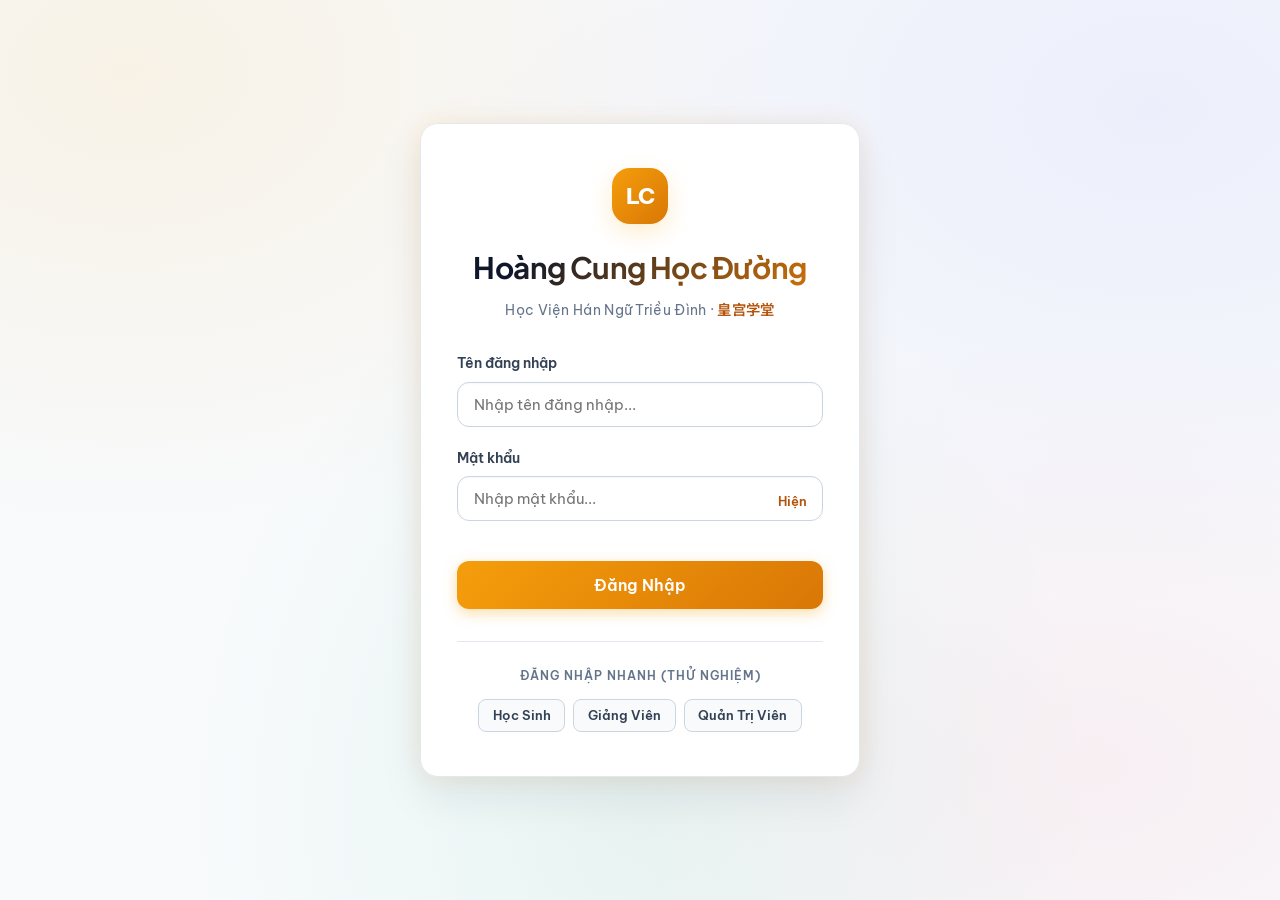
<file: frontend/index.html>
<!DOCTYPE html>
<html lang="vi">
<head>
    <meta charset="UTF-8">
    <meta name="viewport" content="width=device-width, initial-scale=1.0, maximum-scale=1.0, user-scalable=no, viewport-fit=cover">
    <title>Tiến Cung - Hoàng Cung Học Đường (Tiếng Trung)</title>
    <link rel="stylesheet" href="css/style.css">
    <style>
        .login-wrapper {
            min-height: 100vh;
            display: flex;
            align-items: center;
            justify-content: center;
            padding: 1.5rem;
            position: relative;
        }

        .login-card {
            width: 100%;
            max-width: 440px;
            padding: 2.75rem 2.25rem;
            text-align: center;
            background: #FFFFFF;
            border: 1px solid var(--border-color);
            box-shadow: 0 20px 45px rgba(15, 23, 42, 0.08), 0 0 25px rgba(245, 158, 11, 0.12);
            border-radius: var(--radius-lg);
            position: relative;
        }

        .login-logo {
            font-size: 3.5rem;
            margin-bottom: 0.85rem;
            filter: drop-shadow(0 4px 12px rgba(245, 158, 11, 0.35));
            animation: pulseGlow 3s infinite alternate;
        }

        @keyframes pulseGlow {
            0% { transform: scale(1); filter: drop-shadow(0 2px 8px rgba(245, 158, 11, 0.25)); }
            100% { transform: scale(1.05); filter: drop-shadow(0 6px 18px rgba(245, 158, 11, 0.45)); }
        }

        .login-card h1 {
            font-size: 1.85rem;
            margin-bottom: 0.35rem;
            background: linear-gradient(135deg, #0F172A 20%, #D97706 100%);
            -webkit-background-clip: text;
            -webkit-text-fill-color: transparent;
        }

        .login-subtitle {
            font-size: 0.9rem;
            color: var(--text-muted);
            margin-bottom: 1.85rem;
            letter-spacing: 0.3px;
        }

        .login-subtitle span {
            color: var(--gold-light);
            font-weight: 600;
        }

        .error-message {
            color: #DC2626;
            background: #FEF2F2;
            border: 1px solid #FECACA;
            padding: 0.75rem 1rem;
            border-radius: var(--radius-md);
            margin-bottom: 1.5rem;
            display: none;
            font-size: 0.88rem;
            text-align: left;
            font-weight: 500;
        }

        .password-container {
            position: relative;
        }

        .toggle-password {
            position: absolute;
            right: 12px;
            top: 50%;
            transform: translateY(-50%);
            background: none;
            border: none;
            color: var(--text-muted);
            cursor: pointer;
            font-size: 1.15rem;
            padding: 4px;
        }

        .demo-accounts {
            margin-top: 2rem;
            padding-top: 1.5rem;
            border-top: 1px solid var(--border-color);
        }

        .demo-title {
            font-size: 0.78rem;
            color: var(--text-muted);
            text-transform: uppercase;
            letter-spacing: 1px;
            margin-bottom: 0.85rem;
            font-weight: 600;
        }

        .demo-badges {
            display: flex;
            gap: 0.5rem;
            justify-content: center;
            flex-wrap: wrap;
        }

        .demo-btn {
            background: #F8FAFC;
            border: 1px solid #CBD5E1;
            color: #334155;
            padding: 0.45rem 0.85rem;
            border-radius: var(--radius-sm);
            font-size: 0.82rem;
            font-weight: 600;
            cursor: pointer;
            transition: all 0.2s;
            display: flex;
            align-items: center;
            gap: 0.4rem;
        }

        .demo-btn:hover {
            background: #FFFBEB;
            border-color: #FCD34D;
            color: #92400E;
            transform: translateY(-1px);
            box-shadow: 0 2px 6px rgba(245, 158, 11, 0.15);
        }

        @media (max-width: 480px) {
            .login-wrapper {
                padding: 1rem 0.75rem;
            }
            .login-card {
                padding: 2rem 1.15rem;
            }
            .login-card h1 {
                font-size: 1.45rem;
            }
            .demo-btn {
                flex: 1 1 calc(50% - 0.5rem);
                justify-content: center;
                font-size: 0.78rem;
                padding: 0.45rem 0.4rem;
            }
        }

        @media (max-width: 360px) {
            .demo-btn {
                flex: 1 1 100%;
            }
        }
    </style>
</head>
<body>

    <div class="login-wrapper">
        <div class="glass-panel login-card animate-fade-in">
            <div class="login-logo-badge">LC</div>
            <h1>Hoàng Cung Học Đường</h1>
            <p class="login-subtitle">Học Viện Hán Ngữ Triều Đình · <span class="hanzi">皇宫学堂</span></p>

            <div id="errorMsg" class="error-message"></div>

            <form id="loginForm">
                <div class="input-group">
                    <label for="username">Tên đăng nhập</label>
                    <input type="text" id="username" placeholder="Nhập tên đăng nhập..." required autocomplete="username">
                </div>

                <div class="input-group">
                    <label for="password">Mật khẩu</label>
                    <div class="password-container">
                        <input type="password" id="password" placeholder="Nhập mật khẩu..." required autocomplete="current-password">
                        <button type="button" class="toggle-password" onclick="togglePasswordVisibility()" title="Ẩn/Hiện mật khẩu">
                            <span id="togglePassIcon" style="font-size: 0.82rem; font-weight: 600; color: var(--gold-light);">Hiện</span>
                        </button>
                    </div>
                </div>

                <button type="submit" class="btn btn-primary btn-block" style="padding: 0.85rem; font-size: 1rem; margin-top: 1.25rem;">
                    <span>Đăng Nhập</span>
                </button>
            </form>

            <div class="demo-accounts">
                <div class="demo-title">Đăng Nhập Nhanh (Thử Nghiệm)</div>
                <div class="demo-badges">
                    <button class="demo-btn" onclick="quickLogin('student01', 'student123')">
                        Học Sinh
                    </button>
                    <button class="demo-btn" onclick="quickLogin('teacher01', 'teacher123')">
                        Giảng Viên
                    </button>
                    <button class="demo-btn" onclick="quickLogin('admin', 'admin123')">
                        Quản Trị Viên
                    </button>
                </div>
            </div>
        </div>
    </div>

    <script src="config.js"></script>
    <script src="js/api.js"></script>
    <script src="js/auth.js"></script>
</body>
</html>
</file>
<file: frontend/css/style.css>
@import url('https://fonts.googleapis.com/css2?family=Be+Vietnam+Pro:ital,wght@0,300;0,400;0,500;0,600;0,700;0,800;1,400&family=Plus+Jakarta+Sans:wght@500;600;700;800&family=Noto+Sans+SC:wght@500;600;700&display=swap');

:root {
    /* Youthful, Bright Imperial Education Palette */
    --bg-main: #F8FAFC;
    --bg-secondary: #FFFFFF;
    --bg-card: #FFFFFF;
    --bg-card-hover: #FFFFFF;
    --bg-glass: rgba(255, 255, 255, 0.94);
    --bg-glass-light: rgba(255, 255, 255, 0.8);

    --gold-primary: #D97706;  /* Warm imperial amber-gold */
    --gold-bright: #F59E0B;   /* Cheerful bright gold */
    --gold-light: #B45309;    /* High-contrast amber for text */
    --gold-subtle: #FEF3C7;   /* Soft golden background */
    --gold-glow: rgba(245, 158, 11, 0.22);
    
    --crimson: #E11D48;
    --crimson-subtle: #FFE4E6;
    --jade: #059669;
    --jade-subtle: #D1FAE5;
    --amber: #D97706;
    --blue: #2563EB;
    --blue-subtle: #DBEAFE;
    --purple: #7C3AED;
    --purple-subtle: #EDE9FE;

    --text-primary: #0F172A;   /* Crisp slate for readability */
    --text-secondary: #334155;
    --text-muted: #64748B;
    --text-gold: #92400E;

    --border-color: #E2E8F0;
    --border-gold: rgba(245, 158, 11, 0.35);
    --border-subtle: #F1F5F9;

    --radius-sm: 8px;
    --radius-md: 12px;
    --radius-lg: 18px;
    --radius-full: 9999px;

    --shadow-sm: 0 1px 3px rgba(15, 23, 42, 0.05), 0 1px 2px rgba(15, 23, 42, 0.03);
    --shadow-md: 0 10px 25px -5px rgba(15, 23, 42, 0.06), 0 8px 10px -6px rgba(15, 23, 42, 0.04);
    --shadow-gold: 0 8px 25px rgba(245, 158, 11, 0.2);

    --sidebar-width: 270px;
    --topbar-height: 70px;
    --mobile-nav-height: 58px;
    --safe-bottom: env(safe-area-inset-bottom, 0px);
    --safe-top: env(safe-area-inset-top, 0px);
    --safe-left: env(safe-area-inset-left, 0px);
    --safe-right: env(safe-area-inset-right, 0px);
}

/* Base Reset & Typography */
* {
    margin: 0;
    padding: 0;
    box-sizing: border-box;
    -webkit-tap-highlight-color: transparent;
}

html, body {
    width: 100%;
    min-height: 100vh;
    font-family: 'Be Vietnam Pro', -apple-system, BlinkMacSystemFont, "Segoe UI", Roboto, sans-serif;
    background-color: var(--bg-main);
    color: var(--text-primary);
    line-height: 1.6;
    background-image: 
        radial-gradient(ellipse at 10% 8%, rgba(245, 158, 11, 0.09) 0%, transparent 40%),
        radial-gradient(ellipse at 90% 12%, rgba(99, 102, 241, 0.08) 0%, transparent 45%),
        radial-gradient(ellipse at 50% 90%, rgba(16, 185, 129, 0.07) 0%, transparent 50%),
        radial-gradient(ellipse at 85% 85%, rgba(244, 63, 94, 0.06) 0%, transparent 40%);
    background-attachment: fixed;
    overflow-x: hidden;
}

h1, h2, h3, h4, h5, h6, .royal-title {
    font-family: 'Plus Jakarta Sans', 'Be Vietnam Pro', sans-serif;
    font-weight: 700;
    letter-spacing: -0.02em;
    color: #1E293B;
}

.hanzi {
    font-family: 'Noto Sans SC', sans-serif;
    font-weight: 600;
    color: var(--gold-light);
}

a {
    color: inherit;
    text-decoration: none;
}

button, input, select, textarea {
    font-family: inherit;
}

/* Glass & Card Panels */
.glass-panel {
    background: var(--bg-card);
    backdrop-filter: blur(12px);
    -webkit-backdrop-filter: blur(12px);
    border: 1px solid var(--border-color);
    box-shadow: var(--shadow-md);
    border-radius: var(--radius-lg);
    padding: 1.5rem;
    position: relative;
    overflow: hidden;
    transition: transform 0.25s ease, border-color 0.25s ease, box-shadow 0.25s ease;
    width: 100%;
    max-width: 100%;
    min-width: 0;
    box-sizing: border-box;
}

.glass-panel:hover {
    border-color: rgba(245, 158, 11, 0.4);
    box-shadow: 0 15px 35px -5px rgba(15, 23, 42, 0.08);
}

/* App Container Layout */
.app-container {
    display: flex;
    min-height: 100vh;
    width: 100%;
    max-width: 100vw;
    overflow-x: hidden;
    position: relative;
}

/* Desktop Sidebar */
.sidebar {
    width: var(--sidebar-width);
    background: rgba(255, 255, 255, 0.96);
    backdrop-filter: blur(18px);
    -webkit-backdrop-filter: blur(18px);
    border-right: 1px solid var(--border-color);
    display: flex;
    flex-direction: column;
    position: fixed;
    top: 0;
    bottom: 0;
    left: 0;
    z-index: 100;
    transition: transform 0.3s cubic-bezier(0.4, 0, 0.2, 1);
    box-shadow: 4px 0 20px rgba(0, 0, 0, 0.02);
}

.sidebar-header {
    padding: 1.75rem 1.5rem;
    display: flex;
    align-items: center;
    gap: 1rem;
    border-bottom: 1px solid var(--border-color);
    background: linear-gradient(180deg, #FFFBEB 0%, rgba(255, 255, 255, 0.8) 100%);
    position: relative;
}

.sidebar-close-btn {
    display: none;
    margin-left: auto;
    background: #FFFFFF;
    border: 1px solid var(--border-color);
    border-radius: var(--radius-sm);
    width: 32px;
    height: 32px;
    font-size: 1.25rem;
    color: var(--text-muted);
    cursor: pointer;
    line-height: 1;
    align-items: center;
    justify-content: center;
    transition: all 0.2s;
    flex-shrink: 0;
}

.sidebar-close-btn:hover {
    color: var(--crimson);
    border-color: #FECACA;
    background: #FEF2F2;
}

.sidebar-logo-badge {
    width: 36px;
    height: 36px;
    border-radius: var(--radius-md);
    background: linear-gradient(135deg, #F59E0B 0%, #D97706 100%);
    color: #FFFFFF;
    font-weight: 800;
    font-size: 0.95rem;
    display: flex;
    align-items: center;
    justify-content: center;
    letter-spacing: -0.5px;
    box-shadow: 0 4px 12px rgba(245, 158, 11, 0.25);
    flex-shrink: 0;
}

.sidebar-logo-icon {
    display: none;
}

.sidebar-brand h2 {
    font-size: 1.2rem;
    line-height: 1.2;
    background: linear-gradient(135deg, #0F172A 20%, #D97706 100%);
    -webkit-background-clip: text;
    -webkit-text-fill-color: transparent;
}

.sidebar-brand span {
    font-size: 0.76rem;
    color: var(--text-muted);
    letter-spacing: 0.8px;
    font-weight: 600;
    text-transform: uppercase;
}

.sidebar-nav {
    flex: 1;
    padding: 1.25rem 0.85rem;
    display: flex;
    flex-direction: column;
    gap: 0.35rem;
    overflow-y: auto;
}

.nav-item {
    display: flex;
    align-items: center;
    padding: 0.8rem 1.1rem;
    color: var(--text-secondary);
    border-radius: var(--radius-md);
    font-weight: 500;
    font-size: 0.93rem;
    transition: all 0.2s ease;
    border: 1px solid transparent;
}

.nav-item .nav-icon {
    display: none;
}

.nav-item:hover {
    background: #FFFBEB;
    color: var(--gold-light);
    border-color: #FDE68A;
    transform: translateX(3px);
}

.nav-item.active {
    background: linear-gradient(90deg, #FEF3C7 0%, #FFFBEB 100%);
    color: #92400E;
    border-color: #FCD34D;
    box-shadow: 0 2px 10px rgba(245, 158, 11, 0.15);
    font-weight: 600;
}

.sidebar-footer {
    padding: 1.2rem;
    border-top: 1px solid var(--border-color);
}

/* Main Content Area */
.main-content {
    flex: 1 1 0%;
    margin-left: var(--sidebar-width);
    padding: 1.75rem 2.25rem 5rem 2.25rem;
    min-height: 100vh;
    max-width: calc(100vw - var(--sidebar-width));
    width: 100%;
    min-width: 0;
    box-sizing: border-box;
    overflow-x: hidden;
}

/* Topbar */
.topbar {
    display: flex;
    justify-content: space-between;
    align-items: center;
    padding-bottom: 1.5rem;
    margin-bottom: 2rem;
    border-bottom: 1px solid var(--border-color);
}

.topbar-left {
    display: flex;
    align-items: center;
    gap: 1rem;
}

.menu-toggle {
    display: none;
    background: #FFFFFF;
    border: 1px solid var(--border-color);
    color: var(--text-primary);
    padding: 0.45rem 0.85rem;
    height: 38px;
    border-radius: var(--radius-md);
    cursor: pointer;
    font-size: 0.85rem;
    font-weight: 600;
    align-items: center;
    justify-content: center;
    box-shadow: var(--shadow-sm);
}

.topbar-title h1 {
    font-size: 1.65rem;
    display: flex;
    align-items: center;
    gap: 0.6rem;
    color: #0F172A;
}

.topbar-title p {
    font-size: 0.88rem;
    color: var(--text-muted);
}

.topbar-right {
    display: flex;
    align-items: center;
    gap: 1.2rem;
}

/* Notifications Button */
.notif-btn {
    position: relative;
    background: #FFFFFF;
    border: 1px solid var(--border-color);
    width: 42px;
    height: 42px;
    border-radius: 50%;
    color: #334155;
    cursor: pointer;
    display: flex;
    align-items: center;
    justify-content: center;
    font-size: 1.2rem;
    transition: all 0.2s;
    box-shadow: var(--shadow-sm);
}

.notif-btn:hover {
    background: #FFFBEB;
    border-color: #F59E0B;
    color: var(--gold-primary);
}

.notif-badge {
    position: absolute;
    top: -2px;
    right: -2px;
    background: var(--crimson);
    color: #fff;
    font-size: 0.65rem;
    font-weight: 700;
    min-width: 18px;
    height: 18px;
    border-radius: 9px;
    display: flex;
    align-items: center;
    justify-content: center;
    padding: 0 4px;
    box-shadow: 0 2px 6px rgba(225, 29, 72, 0.4);
}

/* User Profile Badge in Topbar */
.user-profile {
    display: flex;
    align-items: center;
    gap: 0.85rem;
    background: #FFFFFF;
    padding: 0.45rem 0.95rem;
    border-radius: var(--radius-full);
    border: 1px solid var(--border-color);
    box-shadow: var(--shadow-sm);
}

.user-avatar {
    width: 38px;
    height: 38px;
    border-radius: 50%;
    background: linear-gradient(135deg, #F59E0B, #D97706);
    display: flex;
    align-items: center;
    justify-content: center;
    font-size: 1.15rem;
    color: #FFFFFF;
    font-weight: 700;
    box-shadow: 0 2px 8px rgba(245, 158, 11, 0.35);
}

.user-meta {
    text-align: right;
}

.user-meta .name {
    font-size: 0.9rem;
    font-weight: 600;
    color: var(--text-primary);
}

.user-meta .role {
    font-size: 0.74rem;
    color: var(--gold-light);
    font-weight: 600;
    text-transform: uppercase;
    letter-spacing: 0.5px;
}

/* Stat Cards Grid */
.grid-cards {
    display: grid;
    grid-template-columns: repeat(auto-fit, minmax(220px, 1fr));
    gap: 1.25rem;
    margin-bottom: 2rem;
}

.stat-card {
    display: flex;
    flex-direction: column;
    justify-content: center;
    padding: 1.35rem;
    background: #FFFFFF;
    border: 1px solid var(--border-color);
    border-radius: var(--radius-lg);
    gap: 0.4rem;
}

.stat-icon {
    display: none !important;
}

.stat-info {
    flex: 1;
}

.stat-label {
    font-size: 0.8rem;
    color: var(--text-muted);
    text-transform: uppercase;
    letter-spacing: 0.8px;
    font-weight: 600;
    margin-bottom: 0.25rem;
}

.stat-value {
    font-size: 2rem;
    font-family: 'Plus Jakarta Sans', 'Be Vietnam Pro', sans-serif;
    font-weight: 700;
    color: #0F172A;
    line-height: 1.1;
}

/* Rank Badge & Crown */
.rank-badge {
    display: inline-flex;
    align-items: center;
    gap: 0.45rem;
    padding: 0.3rem 0.85rem;
    border-radius: var(--radius-full);
    font-size: 0.85rem;
    font-weight: 600;
    background: #FFFBEB;
    border: 1px solid #FCD34D;
    color: #92400E;
    box-shadow: 0 1px 3px rgba(245, 158, 11, 0.1);
}

.rank-badge.sm {
    padding: 0.2rem 0.65rem;
    font-size: 0.78rem;
}

/* Buttons */
.btn {
    display: inline-flex;
    align-items: center;
    justify-content: center;
    gap: 0.5rem;
    padding: 0.7rem 1.4rem;
    font-size: 0.92rem;
    font-weight: 600;
    border-radius: var(--radius-md);
    border: none;
    cursor: pointer;
    transition: all 0.2s ease;
    text-decoration: none;
    letter-spacing: 0.2px;
}

.btn:active {
    transform: scale(0.97);
}

.btn-primary {
    background: linear-gradient(135deg, #F59E0B 0%, #D97706 100%);
    color: #FFFFFF;
    box-shadow: 0 4px 14px rgba(245, 158, 11, 0.35);
}

.btn-primary:hover {
    background: linear-gradient(135deg, #FBBF24 0%, #F59E0B 100%);
    box-shadow: 0 6px 18px rgba(245, 158, 11, 0.45);
    transform: translateY(-2px);
}

.btn-secondary {
    background: #FFFFFF;
    border: 1px solid #CBD5E1;
    color: #334155;
    box-shadow: var(--shadow-sm);
}

.btn-secondary:hover {
    background: #F8FAFC;
    border-color: #94A3B8;
    color: #0F172A;
}

.btn-danger {
    background: linear-gradient(135deg, #F43F5E 0%, #E11D48 100%);
    color: #FFF;
    box-shadow: 0 4px 14px rgba(225, 29, 72, 0.3);
}

.btn-danger:hover {
    background: linear-gradient(135deg, #FB7185 0%, #F43F5E 100%);
}

.btn-success {
    background: linear-gradient(135deg, #10B981 0%, #059669 100%);
    color: #FFF;
    box-shadow: 0 4px 14px rgba(16, 185, 129, 0.3);
}

.btn-sm {
    padding: 0.4rem 0.85rem;
    font-size: 0.82rem;
    border-radius: var(--radius-sm);
}

.btn-block {
    width: 100%;
}

/* Inputs & Form Elements */
.input-group {
    margin-bottom: 1.25rem;
    text-align: left;
}

.input-group label {
    display: block;
    margin-bottom: 0.45rem;
    font-size: 0.88rem;
    font-weight: 600;
    color: #334155;
}

input[type="text"],
input[type="password"],
input[type="number"],
input[type="date"],
input[type="datetime-local"],
select,
textarea {
    width: 100%;
    padding: 0.75rem 1rem;
    background: #FFFFFF;
    border: 1px solid #CBD5E1;
    border-radius: var(--radius-md);
    color: var(--text-primary);
    font-size: 0.95rem;
    outline: none;
    transition: all 0.25s ease;
    box-shadow: inset 0 1px 2px rgba(0, 0, 0, 0.03);
}

input:focus, select:focus, textarea:focus {
    border-color: #F59E0B;
    box-shadow: 0 0 0 3px rgba(245, 158, 11, 0.18);
    background: #FFFFFF;
}

select option {
    background: #FFFFFF;
    color: var(--text-primary);
}

/* Tables */
.table-container {
    width: 100%;
    max-width: 100%;
    min-width: 0;
    overflow-x: auto !important;
    -webkit-overflow-scrolling: touch;
    border-radius: var(--radius-md);
    border: 1px solid var(--border-color);
    background: #FFFFFF;
    position: relative;
    box-sizing: border-box;
}

.table-container::-webkit-scrollbar {
    height: 7px;
    display: block;
}

.table-container::-webkit-scrollbar-track {
    background: #F8FAFC;
    border-radius: var(--radius-full);
}

.table-container::-webkit-scrollbar-thumb {
    background: #FCD34D;
    border-radius: var(--radius-full);
}

.table-container::-webkit-scrollbar-thumb:hover {
    background: #F59E0B;
}

table {
    width: 100%;
    min-width: 600px;
    border-collapse: collapse;
    text-align: left;
    white-space: nowrap;
}

.admin-table,
.assignments-table,
.submissions-table {
    min-width: 780px;
}

.admin-students-table {
    min-width: 820px;
}

.student-score-table {
    min-width: 520px;
}

.table-actions {
    display: inline-flex;
    align-items: center;
    gap: 0.5rem;
    white-space: nowrap;
}

.table-actions .btn {
    white-space: nowrap;
    padding: 0.35rem 0.65rem;
    font-size: 0.8rem;
}

thead {
    background: #F8FAFC;
}

th {
    padding: 0.9rem 1.1rem;
    font-family: 'Plus Jakarta Sans', 'Be Vietnam Pro', sans-serif;
    font-size: 0.85rem;
    font-weight: 700;
    color: #475569;
    letter-spacing: 0.5px;
    border-bottom: 1px solid var(--border-color);
}

td {
    padding: 0.95rem 1.1rem;
    font-size: 0.92rem;
    border-bottom: 1px solid var(--border-color);
    color: var(--text-primary);
}

tbody tr {
    transition: background-color 0.15s ease;
}

tbody tr:hover {
    background: #FFFBEB;
}

tbody tr:last-child td {
    border-bottom: none;
}

/* Status Badges */
.badge {
    display: inline-flex;
    align-items: center;
    gap: 0.35rem;
    padding: 0.25rem 0.65rem;
    border-radius: var(--radius-full);
    font-size: 0.78rem;
    font-weight: 600;
}

.badge-success { background: #ECFDF5; color: #059669; border: 1px solid #A7F3D0; }
.badge-warning { background: #FFFBEB; color: #D97706; border: 1px solid #FDE68A; }
.badge-danger { background: #FEF2F2; color: #DC2626; border: 1px solid #FECACA; }
.badge-info { background: #EFF6FF; color: #2563EB; border: 1px solid #BFDBFE; }
.badge-gold { background: #FFFBEB; color: #92400E; border: 1px solid #FCD34D; }

/* Progress Bar */
.progress-container {
    width: 100%;
    height: 10px;
    background: #E2E8F0;
    border-radius: var(--radius-full);
    overflow: hidden;
    position: relative;
}

.progress-bar-fill {
    height: 100%;
    background: linear-gradient(90deg, #F59E0B, #FBBF24);
    box-shadow: 0 0 10px rgba(245, 158, 11, 0.4);
    border-radius: var(--radius-full);
    transition: width 1s cubic-bezier(0.4, 0, 0.2, 1);
}

/* Modals */
.modal-overlay {
    display: none;
    position: fixed;
    top: 0; left: 0; right: 0; bottom: 0;
    background: rgba(15, 23, 42, 0.45);
    backdrop-filter: blur(8px);
    -webkit-backdrop-filter: blur(8px);
    z-index: 1000;
    align-items: center;
    justify-content: center;
    padding: 1.5rem;
    animation: fadeIn 0.2s ease;
}

.modal-content {
    background: #FFFFFF;
    border: 1px solid var(--border-color);
    border-radius: var(--radius-lg);
    width: 100%;
    max-width: 650px;
    max-height: 90vh;
    overflow-y: auto;
    padding: 2rem;
    box-shadow: 0 25px 50px -12px rgba(15, 23, 42, 0.25);
    position: relative;
    animation: slideUp 0.25s cubic-bezier(0.16, 1, 0.3, 1);
}

.modal-header {
    display: flex;
    justify-content: space-between;
    align-items: center;
    margin-bottom: 1.5rem;
    padding-bottom: 0.85rem;
    border-bottom: 1px solid var(--border-color);
}

.modal-header h2 {
    font-size: 1.4rem;
    color: #0F172A;
}

.modal-close-btn {
    background: transparent;
    border: none;
    color: var(--text-muted);
    font-size: 1.5rem;
    cursor: pointer;
    line-height: 1;
    transition: color 0.2s;
}

.modal-close-btn:hover {
    color: var(--crimson);
}

/* Tabs */
.tabs-nav {
    display: flex;
    gap: 0.5rem;
    border-bottom: 1px solid var(--border-color);
    margin-bottom: 1.5rem;
    overflow-x: auto;
    padding-bottom: 0.25rem;
}

.tab-btn {
    background: transparent;
    border: none;
    padding: 0.75rem 1.25rem;
    color: var(--text-secondary);
    font-weight: 600;
    font-size: 0.95rem;
    cursor: pointer;
    border-bottom: 2px solid transparent;
    transition: all 0.2s;
    white-space: nowrap;
}

.tab-btn:hover {
    color: var(--gold-light);
}

.tab-btn.active {
    color: var(--gold-light);
    border-bottom-color: var(--gold-bright);
}

.tab-content {
    display: none;
    width: 100%;
    max-width: 100%;
    min-width: 0;
}

.tab-content.active {
    display: block;
    width: 100%;
    max-width: 100%;
    min-width: 0;
    animation: fadeIn 0.3s ease;
}

/* Toast Notifications */
#toastContainer {
    position: fixed;
    top: 20px;
    right: 20px;
    z-index: 9999;
    display: flex;
    flex-direction: column;
    gap: 0.75rem;
    max-width: 380px;
    width: calc(100% - 40px);
    pointer-events: none;
}

.toast {
    background: #FFFFFF;
    border: 1px solid var(--border-color);
    border-radius: var(--radius-md);
    padding: 0.9rem 1.2rem;
    color: var(--text-primary);
    box-shadow: 0 10px 30px rgba(0, 0, 0, 0.12);
    display: flex;
    align-items: center;
    gap: 0.8rem;
    pointer-events: auto;
    animation: toastIn 0.3s cubic-bezier(0.16, 1, 0.3, 1) forwards;
    transition: all 0.25s ease;
}

.toast.toast-success { border-left: 4px solid var(--jade); }
.toast.toast-success .toast-icon { color: var(--jade); }
.toast.toast-error { border-left: 4px solid var(--crimson); }
.toast.toast-error .toast-icon { color: var(--crimson); }
.toast.toast-info { border-left: 4px solid var(--gold-bright); }
.toast.toast-info .toast-icon { color: var(--gold-bright); }

.toast-body {
    flex: 1;
    font-size: 0.88rem;
    font-weight: 500;
}

/* Mobile Bottom Navigation Bar */
.mobile-bottom-nav {
    display: none;
    position: fixed;
    bottom: 0;
    left: 0;
    right: 0;
    height: calc(var(--mobile-nav-height) + var(--safe-bottom));
    padding-bottom: var(--safe-bottom);
    background: rgba(255, 255, 255, 0.98);
    backdrop-filter: blur(20px);
    -webkit-backdrop-filter: blur(20px);
    border-top: 1px solid var(--border-color);
    z-index: 95;
    justify-content: space-around;
    align-items: center;
    padding-left: 0.25rem;
    padding-right: 0.25rem;
    box-shadow: 0 -4px 20px rgba(0, 0, 0, 0.05);
}

.mobile-nav-link {
    flex: 1;
    display: flex;
    flex-direction: column;
    align-items: center;
    justify-content: center;
    color: var(--text-muted);
    font-size: 0.78rem;
    font-weight: 600;
    height: 100%;
    padding: 0.35rem 0.2rem;
    border-radius: var(--radius-sm);
    transition: all 0.2s;
    background: transparent;
    text-align: center;
    min-width: 0;
    white-space: nowrap;
    overflow: hidden;
    text-overflow: ellipsis;
}

.mobile-nav-link .nav-icon {
    display: none !important;
}

.mobile-nav-link.active, .mobile-nav-link:hover {
    color: #92400E;
    background: #FEF3C7;
}

.login-logo-badge {
    width: 56px;
    height: 56px;
    margin: 0 auto 1.25rem auto;
    border-radius: var(--radius-lg);
    background: linear-gradient(135deg, #F59E0B 0%, #D97706 100%);
    color: #FFFFFF;
    font-weight: 800;
    font-size: 1.4rem;
    display: flex;
    align-items: center;
    justify-content: center;
    letter-spacing: -0.5px;
    box-shadow: var(--shadow-gold);
}

/* Backdrop for Mobile Drawer */
.drawer-backdrop {
    display: none;
    position: fixed;
    top: 0; left: 0; right: 0; bottom: 0;
    background: rgba(15, 23, 42, 0.4);
    backdrop-filter: blur(4px);
    z-index: 99;
}

.drawer-backdrop.active {
    display: block;
}

/* Animations */
@keyframes fadeIn {
    from { opacity: 0; }
    to { opacity: 1; }
}

@keyframes slideUp {
    from { opacity: 0; transform: translateY(20px); }
    to { opacity: 1; transform: translateY(0); }
}

@keyframes toastIn {
    from { opacity: 0; transform: translateX(50px); }
    to { opacity: 1; transform: translateX(0); }
}

.animate-fade-in {
    animation: fadeIn 0.4s ease forwards;
    width: 100%;
    max-width: 100%;
    min-width: 0;
}

/* Flex & Utility */
.d-flex { display: flex; }
.flex-column { flex-direction: column; }
.justify-between { justify-content: space-between; }
.justify-center { justify-content: center; }
.align-center { align-items: center; }
.gap-1 { gap: 1rem; }
.gap-2 { gap: 2rem; }
.text-center { text-align: center; }
.text-right { text-align: right; }
.w-full { width: 100%; }
.mt-1 { margin-top: 1rem; }
.mt-2 { margin-top: 2rem; }
.mb-1 { margin-bottom: 1rem; }
.mb-2 { margin-bottom: 2rem; }

.form-row {
    display: grid;
    grid-template-columns: 1fr 1fr;
    gap: 1rem;
}

/* Universal Table Toolbar for Filters & Actions */
.table-toolbar {
    display: flex;
    justify-content: space-between;
    align-items: center;
    gap: 1rem;
    flex-wrap: wrap;
    width: 100%;
    max-width: 100%;
    min-width: 0;
}

.table-toolbar-filters {
    display: flex;
    align-items: center;
    gap: 0.75rem;
    flex: 1;
    min-width: 0;
    flex-wrap: wrap;
}

.table-toolbar-filters input,
.table-toolbar-filters select {
    flex: 1;
    min-width: 150px;
}

/* =======================================================
   RESPONSIVE MEDIA QUERIES (COMPREHENSIVE MULTI-DEVICE)
   ======================================================= */

/* 1. TABLETS & SMALL LAPTOPS (max-width: 992px) */
@media (max-width: 992px) {
    .sidebar {
        transform: translateX(-100%);
        width: min(300px, 82vw);
        box-shadow: 10px 0 30px rgba(15, 23, 42, 0.18);
        z-index: 1000;
    }

    .sidebar.open {
        transform: translateX(0);
    }

    .sidebar-close-btn {
        display: inline-flex;
    }

    .main-content {
        margin-left: 0;
        width: 100%;
        max-width: 100vw;
        min-width: 0;
        box-sizing: border-box;
        overflow-x: hidden;
        padding: 1.25rem 1.5rem calc(var(--mobile-nav-height) + 2rem + var(--safe-bottom)) 1.5rem;
    }

    .menu-toggle {
        display: inline-flex;
    }

    .mobile-bottom-nav {
        display: flex;
    }
}

/* 2. TABLET PORTRAIT & LARGE PHONES (max-width: 768px) */
@media (max-width: 768px) {
    .form-row {
        grid-template-columns: 1fr;
        gap: 0;
    }

    /* Prevent iOS auto-zoom on form inputs by ensuring font-size >= 16px */
    input[type="text"],
    input[type="password"],
    input[type="number"],
    input[type="date"],
    input[type="datetime-local"],
    select,
    textarea {
        font-size: 16px;
    }

    /* Bottom Sheet Modals on Mobile */
    .modal-overlay {
        padding: 0;
        align-items: flex-end;
    }

    .modal-content {
        width: 100% !important;
        max-width: 100% !important;
        max-height: 88vh !important;
        border-radius: 22px 22px 0 0 !important;
        border-left: none;
        border-right: none;
        border-bottom: none;
        padding: 1.35rem 1.15rem calc(1.75rem + var(--safe-bottom)) 1.15rem !important;
        box-shadow: 0 -12px 40px rgba(15, 23, 42, 0.25);
    }

    .modal-header {
        margin-bottom: 1.1rem;
        padding-bottom: 0.65rem;
    }

    .modal-header h2 {
        font-size: 1.2rem;
    }

    .modal-close-btn {
        width: 36px;
        height: 36px;
        display: inline-flex;
        align-items: center;
        justify-content: center;
        font-size: 1.6rem;
    }

    /* Filter Bar & Table Toolbar Stacking */
    .filter-bar,
    .table-toolbar {
        flex-direction: column !important;
        align-items: stretch !important;
        gap: 0.85rem !important;
    }

    .table-toolbar-filters {
        width: 100% !important;
        flex-direction: column !important;
        align-items: stretch !important;
        gap: 0.65rem !important;
    }

    .filter-bar > div,
    .table-toolbar-filters input,
    .table-toolbar-filters select,
    .table-toolbar .btn,
    .table-toolbar > button {
        max-width: 100% !important;
        width: 100% !important;
        min-width: 100% !important;
    }

    /* Responsive Stacking Utility */
    .responsive-stack {
        flex-direction: column !important;
        align-items: stretch !important;
        gap: 0.85rem !important;
    }

    .responsive-stack > .btn,
    .responsive-stack > div > .btn {
        width: 100%;
    }

    /* Student Rank Banner Card */
    .rank-card {
        flex-direction: column;
        text-align: center;
        gap: 1.25rem;
        padding: 1.35rem;
    }

    .rank-card::after {
        font-size: 6rem;
        right: -10px;
        bottom: -20px;
    }

    .rank-title {
        justify-content: center;
    }

    .podium-box {
        width: 100%;
        min-width: unset;
    }
}

/* 3. STANDARD MOBILE PHONES (max-width: 640px) */
@media (max-width: 640px) {
    .main-content {
        padding: 1rem 1rem calc(var(--mobile-nav-height) + 1.5rem + var(--safe-bottom)) 1rem;
    }

    .topbar {
        padding-bottom: 0.85rem;
        margin-bottom: 1.25rem;
    }

    .topbar-left {
        gap: 0.65rem;
        min-width: 0;
        flex: 1;
    }

    .topbar-title {
        min-width: 0;
    }

    .topbar-title h1 {
        font-size: 1.15rem;
        gap: 0.35rem;
        line-height: 1.25;
    }

    .topbar-title p {
        font-size: 0.75rem;
        white-space: nowrap;
        overflow: hidden;
        text-overflow: ellipsis;
        max-width: 200px;
    }

    .topbar-right {
        gap: 0.5rem;
    }

    .user-meta {
        display: none;
    }

    .user-profile {
        padding: 2px;
        background: transparent;
        border: none;
        box-shadow: none;
    }

    .user-avatar {
        width: 35px;
        height: 35px;
        font-size: 0.95rem;
    }

    .grid-cards {
        grid-template-columns: repeat(auto-fit, minmax(135px, 1fr));
        gap: 0.75rem;
        margin-bottom: 1.25rem;
    }

    .glass-panel {
        padding: 1rem;
        border-radius: var(--radius-md);
    }

    .stat-card {
        padding: 0.9rem;
        border-radius: var(--radius-md);
    }

    .stat-label {
        font-size: 0.72rem;
        letter-spacing: 0.5px;
    }

    .stat-value {
        font-size: 1.6rem;
    }

    .btn {
        padding: 0.65rem 1.1rem;
        font-size: 0.86rem;
    }

    .btn-sm {
        padding: 0.4rem 0.75rem;
        font-size: 0.8rem;
    }

    th, td {
        padding: 0.75rem 0.65rem;
        font-size: 0.84rem;
    }

    .tabs-nav {
        overflow-x: auto;
        gap: 0.25rem;
        padding-bottom: 0.35rem;
        margin-bottom: 1rem;
        -webkit-overflow-scrolling: touch;
    }

    .tab-btn {
        padding: 0.6rem 0.95rem;
        font-size: 0.86rem;
    }

    #toastContainer {
        top: 10px;
        left: 10px;
        right: 10px;
        width: calc(100% - 20px);
        max-width: 100%;
    }
}

/* 4. COMPACT MOBILE PHONES (max-width: 480px) */
@media (max-width: 480px) {
    .main-content {
        padding: 0.75rem 0.65rem calc(var(--mobile-nav-height) + 1.25rem + var(--safe-bottom)) 0.65rem;
    }

    .topbar-title h1 {
        font-size: 1.05rem;
    }

    .topbar-title p {
        font-size: 0.72rem;
        max-width: 150px;
    }

    .menu-toggle {
        padding: 0.4rem 0.65rem;
        height: 34px;
        font-size: 0.8rem;
    }

    .notif-btn {
        width: 34px;
        height: 34px;
    }

    .login-wrapper {
        padding: 1rem 0.75rem;
    }

    .login-card {
        padding: 2rem 1.15rem;
        border-radius: var(--radius-md);
    }

    .login-card h1 {
        font-size: 1.45rem;
    }

    .login-logo-badge {
        width: 48px;
        height: 48px;
        font-size: 1.2rem;
        margin-bottom: 0.85rem;
    }

    .demo-badges {
        gap: 0.4rem;
    }

    .demo-btn {
        flex: 1 1 45%;
        min-width: 110px;
        justify-content: center;
        font-size: 0.78rem;
        padding: 0.45rem 0.5rem;
    }

    .stat-value {
        font-size: 1.4rem;
    }

    .rank-title {
        font-size: 1.4rem;
    }

    .score-display strong {
        font-size: 1.35rem;
    }

    .podium-rank {
        font-size: 1.9rem;
    }

    table {
        min-width: 520px;
    }

    .modal-content {
        padding: 1.2rem 0.85rem calc(1.5rem + var(--safe-bottom)) 0.85rem !important;
    }
}

/* 5. ULTRA-COMPACT PHONES (max-width: 360px) */
@media (max-width: 360px) {
    .grid-cards {
        grid-template-columns: 1fr;
    }

    .topbar-title p {
        display: none;
    }

    .topbar-title h1 {
        font-size: 0.96rem;
    }

    .mobile-nav-link {
        font-size: 0.72rem;
        padding: 0.2rem 0.1rem;
    }

    .stat-card {
        padding: 0.75rem;
    }

    .stat-value {
        font-size: 1.3rem;
    }

    .btn {
        padding: 0.55rem 0.8rem;
        font-size: 0.82rem;
    }
}
</file>
